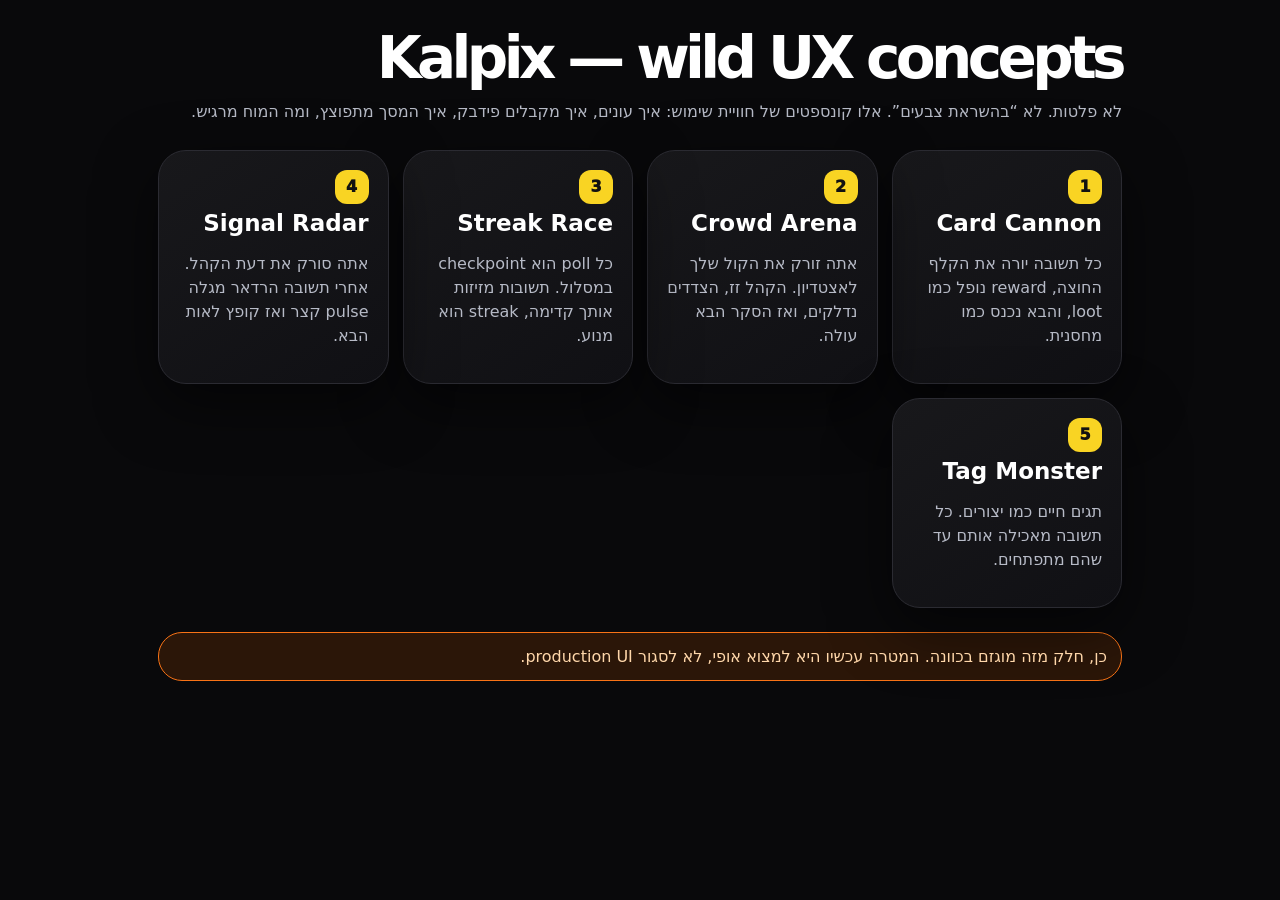
<file: index.html>
<!doctype html><html lang="he" dir="rtl"><head><meta charset="utf-8"><meta name="viewport" content="width=device-width,initial-scale=1"><title>Kalpix wild UX concepts</title><style>*{box-sizing:border-box}body{margin:0;background:#09090b;color:white;font-family:system-ui,-apple-system,Segoe UI,Arial,sans-serif}.wrap{max-width:1000px;margin:auto;padding:34px 18px}h1{font-size:58px;line-height:.86;letter-spacing:-.08em;margin:0 0 12px}p{color:#b7bbc7;line-height:1.5}.grid{display:grid;grid-template-columns:repeat(auto-fit,minmax(230px,1fr));gap:14px;margin-top:26px}a{display:block;text-decoration:none;color:white;background:linear-gradient(145deg,#18181b,#101014);border:1px solid #2b2b32;border-radius:28px;padding:19px;min-height:168px;box-shadow:0 20px 60px #0008}a:hover{transform:translateY(-2px)}b{display:block;font-size:23px;margin:6px 0}.num{width:34px;height:34px;border-radius:12px;display:grid;place-items:center;background:#f9d423;color:#111;font-weight:1000}.note{margin-top:24px;background:#2b1608;border:1px solid #f97316;border-radius:24px;padding:14px;color:#ffd7aa}</style></head><body><main class="wrap"><h1>Kalpix — wild UX concepts</h1><p>לא פלטות. לא “בהשראת צבעים”. אלו קונספטים של חוויית שימוש: איך עונים, איך מקבלים פידבק, איך המסך מתפוצץ, ומה המוח מרגיש.</p><section class="grid"><a href="card-cannon.html"><span class="num">1</span><b>Card Cannon</b><p>כל תשובה יורה את הקלף החוצה, reward נופל כמו loot, והבא נכנס כמו מחסנית.</p></a><a href="crowd-arena.html"><span class="num">2</span><b>Crowd Arena</b><p>אתה זורק את הקול שלך לאצטדיון. הקהל זז, הצדדים נדלקים, ואז הסקר הבא עולה.</p></a><a href="streak-race.html"><span class="num">3</span><b>Streak Race</b><p>כל poll הוא checkpoint במסלול. תשובות מזיזות אותך קדימה, streak הוא מנוע.</p></a><a href="signal-radar.html"><span class="num">4</span><b>Signal Radar</b><p>אתה סורק את דעת הקהל. אחרי תשובה הרדאר מגלה pulse קצר ואז קופץ לאות הבא.</p></a><a href="tag-monster.html"><span class="num">5</span><b>Tag Monster</b><p>תגים חיים כמו יצורים. כל תשובה מאכילה אותם עד שהם מתפתחים.</p></a></section><div class="note">כן, חלק מזה מוגזם בכוונה. המטרה עכשיו היא למצוא אופי, לא לסגור production UI.</div></main></body></html>
</file>
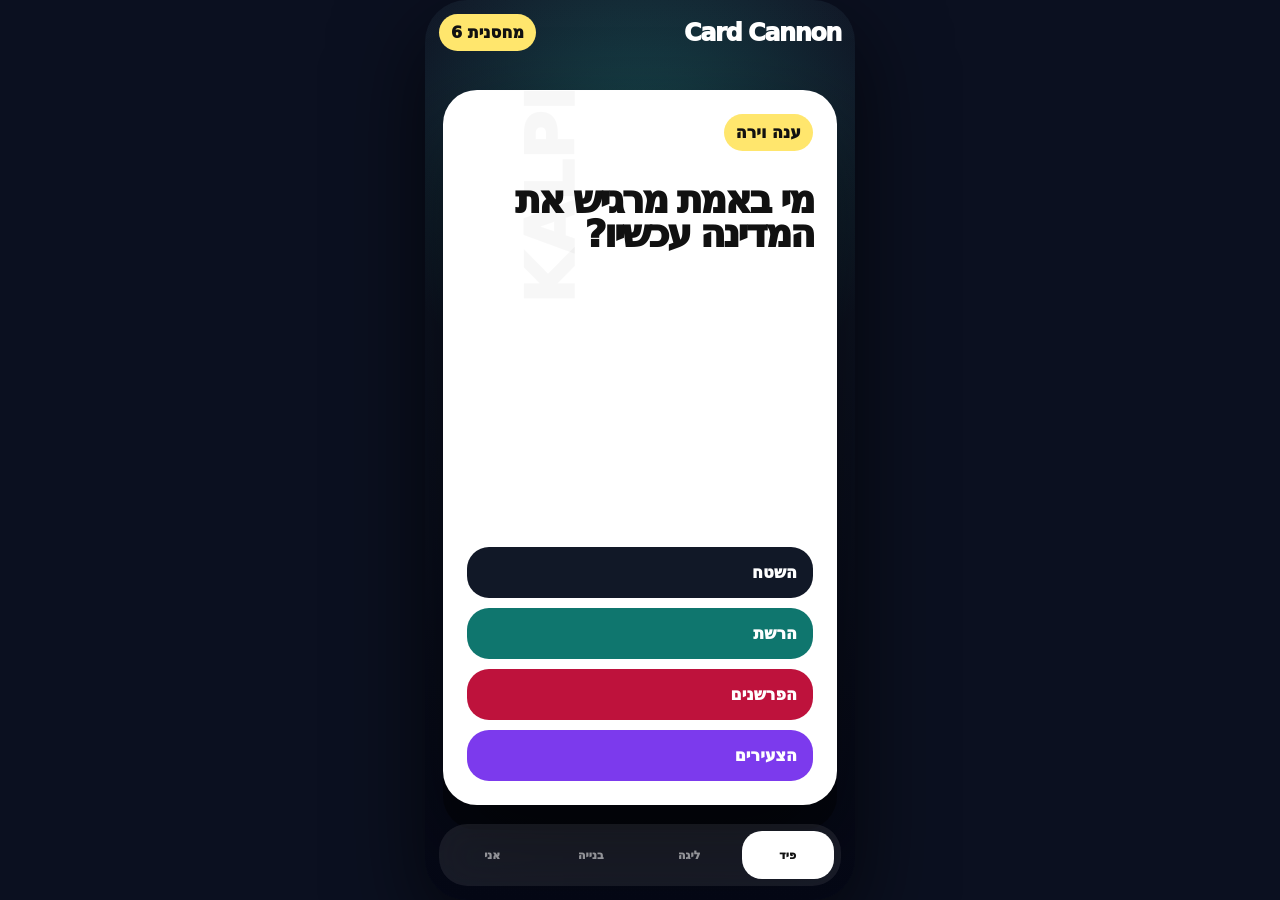
<file: card-cannon.html>
<!doctype html><html lang="he" dir="rtl"><head><meta charset="utf-8"><meta name="viewport" content="width=device-width,initial-scale=1"><title>Card Cannon</title><link rel="stylesheet" href="shared.css"><style>:root{--ring:#ffe66d;--ring-bg:#ffffff33;--ring-core:#111;--ring-ink:#ffe66d}body{background:#0b1020}.phone{background:radial-gradient(circle at 50% 18%,#2dd4bf44,transparent 34%),linear-gradient(180deg,#111827,#050816);color:white}.deck{position:absolute;inset:90px 18px 95px}.card{position:absolute;inset:0;background:#fff;color:#111;border-radius:34px;padding:24px;box-shadow:0 25px 0 #0006,0 45px 90px #0008;display:flex;flex-direction:column;justify-content:space-between;transition:.42s cubic-bezier(.2,1,.2,1);overflow:hidden}.card:before{content:'KALPIX';position:absolute;left:-28px;top:42px;font-size:66px;font-weight:1000;color:#00000008;transform:rotate(-90deg)}.card.fire{transform:translateY(-120vh) rotate(-18deg);opacity:.2}.answers button{background:#111827;color:white;border-radius:22px;padding:16px;text-align:right}.answers button:nth-child(2){background:#0f766e}.answers button:nth-child(3){background:#be123c}.answers button:nth-child(4){background:#7c3aed}.result{position:absolute;inset:90px 18px 95px;background:#111;color:white;border:2px solid #ffe66d;border-radius:34px;padding:22px;display:none}.result.show{display:block}.bar{margin:14px 0}.bar label{display:flex;justify-content:space-between;font-weight:1000}.bar i{display:block;height:24px;background:#ffffff22;border-radius:99px;overflow:hidden}.bar em{display:block;height:100%;background:#ffe66d}.count-ring{margin:24px auto}.nav{background:#ffffff14;backdrop-filter:blur(20px)}.nav button{background:transparent;color:#ffffff88}.nav .on{background:white;color:#111}.pill{background:#ffe66d;color:#111}</style></head><body><div class="phone"><div class="top"><div class="brand">Card Cannon</div><div class="pill">מחסנית 6</div></div><div class="deck holdable"><section class="card"></section><section class="result"></section></div><div class="burst"></div><nav class="nav"><button class="on">פיד</button><button>ליגה</button><button>בנייה</button><button>אני</button></nav></div><script src="shared.js"></script><script>function draw(){const p=poll();$('.result').classList.remove('show');$('.card').className='card';$('.card').innerHTML=`<div><div class="pill" style="display:inline-block">ענה וירה</div><h1 class="poll-title">${p[0]}</h1></div><div class="answers">${p[1].map((a,k)=>`<button data-a="${k}">${a}</button>`).join('')}</div>`;$$('[data-a]').forEach(b=>b.onclick=()=>{vibe();coins(14);$('.card').classList.add('fire');setTimeout(()=>show(),250)})}function show(){const p=poll();$('.result').innerHTML=`<h1 class="poll-title">פיצוץ תוצאה קצר</h1>${p[1].map((a,k)=>`<div class="bar"><label><span>${a}</span><b>${p[2][k]}%</b></label><i><em style="width:${p[2][k]}%"></em></i></div>`).join('')}<div class="count-ring"><b>3</b></div>`;$('.result').classList.add('show');start(draw)}draw()</script></body></html>
</file>
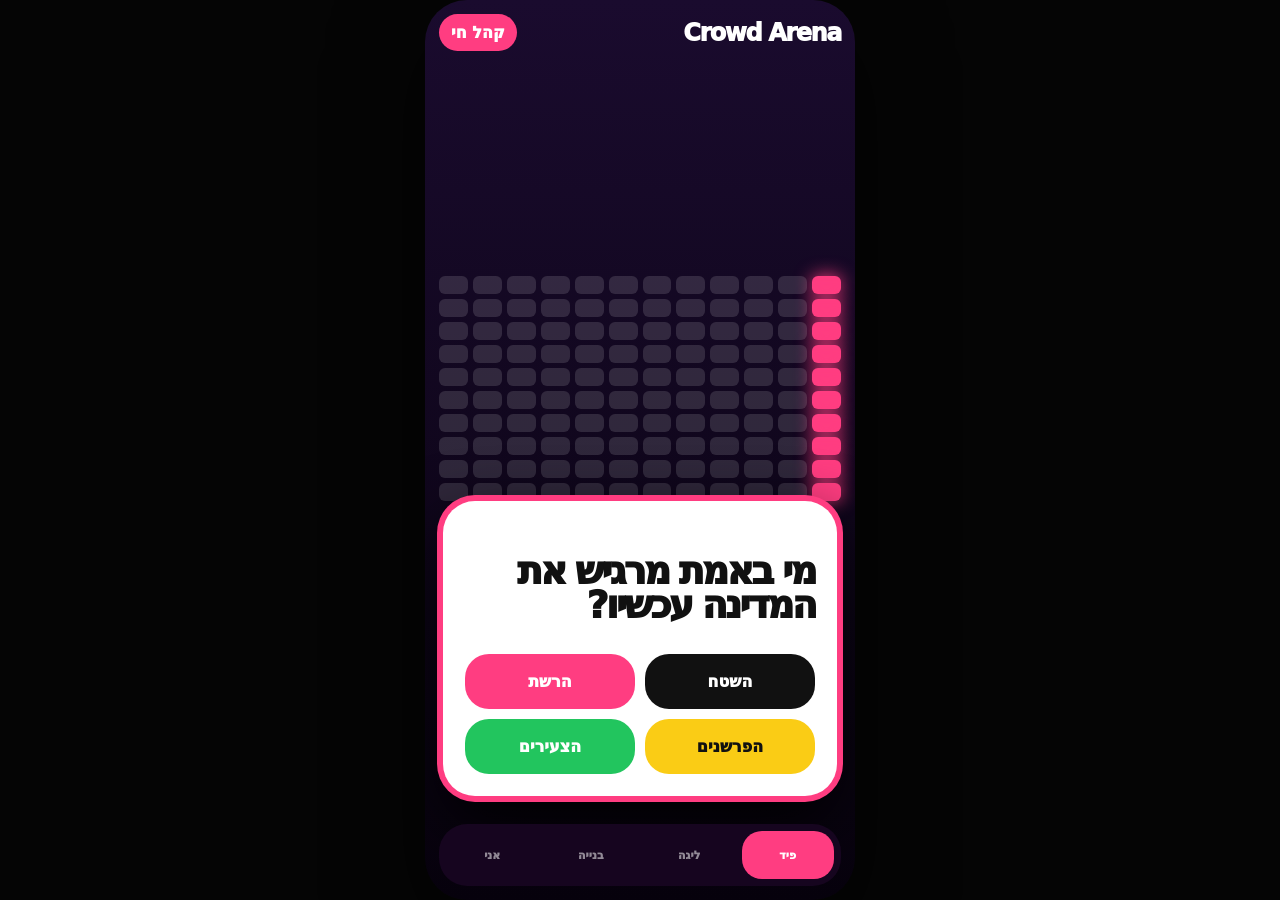
<file: crowd-arena.html>
<!doctype html><html lang="he" dir="rtl"><head><meta charset="utf-8"><meta name="viewport" content="width=device-width,initial-scale=1"><title>Crowd Arena</title><link rel="stylesheet" href="shared.css"><style>:root{--ring:#ff3d81;--ring-bg:#ffffff30;--ring-core:#fff;--ring-ink:#111}.phone{background:linear-gradient(#1a0b2e,#07020d);color:white}.arena{position:absolute;inset:78px 0 90px;display:grid;grid-template-rows:1fr auto}.crowd{display:grid;grid-template-columns:repeat(12,1fr);gap:5px;padding:0 14px;align-content:end}.dot{height:18px;border-radius:6px;background:#ffffff22}.dot.hot{background:#ff3d81;box-shadow:0 0 18px #ff3d81}.stage{margin:0 18px 14px;background:#fff;color:#111;border-radius:32px;padding:22px;box-shadow:0 0 0 6px #ff3d81,0 28px 70px #000}.answers{grid-template-columns:1fr 1fr}.answers button{border-radius:24px;padding:18px;background:#111;color:white}.answers button:nth-child(2){background:#ff3d81}.answers button:nth-child(3){background:#facc15;color:#111}.answers button:nth-child(4){background:#22c55e}.result{display:none}.answered .question{display:none}.answered .result{display:block}.bar{height:42px;background:#eee;border-radius:18px;margin:10px 0;overflow:hidden;position:relative}.bar em{display:block;height:100%;background:#ff3d81}.bar b{position:absolute;inset:0;display:flex;align-items:center;justify-content:space-between;padding:0 12px}.count-ring{margin:14px auto 0}.pill{background:#ff3d81;color:white}.nav{background:#16051f}.nav button{color:#fff8;background:transparent}.nav .on{background:#ff3d81;color:white}</style></head><body><div class="phone"><div class="top"><div class="brand">Crowd Arena</div><div class="pill">קהל חי</div></div><main class="arena holdable"><div class="crowd"></div><section class="stage"><div class="question"></div><div class="result"></div></section></main><div class="burst"></div><nav class="nav"><button class="on">פיד</button><button>ליגה</button><button>בנייה</button><button>אני</button></nav></div><script src="shared.js"></script><script>function crowd(hot=12){$('.crowd').innerHTML=Array.from({length:120},(_,k)=>`<i class="dot ${k%Math.max(1,Math.floor(120/hot))===0?'hot':''}"></i>`).join('')}function draw(){document.body.classList.remove('answered');crowd(10);const p=poll();$('.question').innerHTML=`<h1 class="poll-title">${p[0]}</h1><div class="answers">${p[1].map((a,k)=>`<button data-a="${k}">${a}</button>`).join('')}</div>`;$$('[data-a]').forEach(b=>b.onclick=()=>{vibe();coins(20);crowd(48);document.body.classList.add('answered');show()})}function show(){const p=poll();$('.result').innerHTML=`${p[1].map((a,k)=>`<div class="bar"><em style="width:${p[2][k]}%"></em><b><span>${a}</span><span>${p[2][k]}%</span></b></div>`).join('')}<div class="count-ring"><b>3</b></div>`;start(draw)}draw()</script></body></html>
</file>
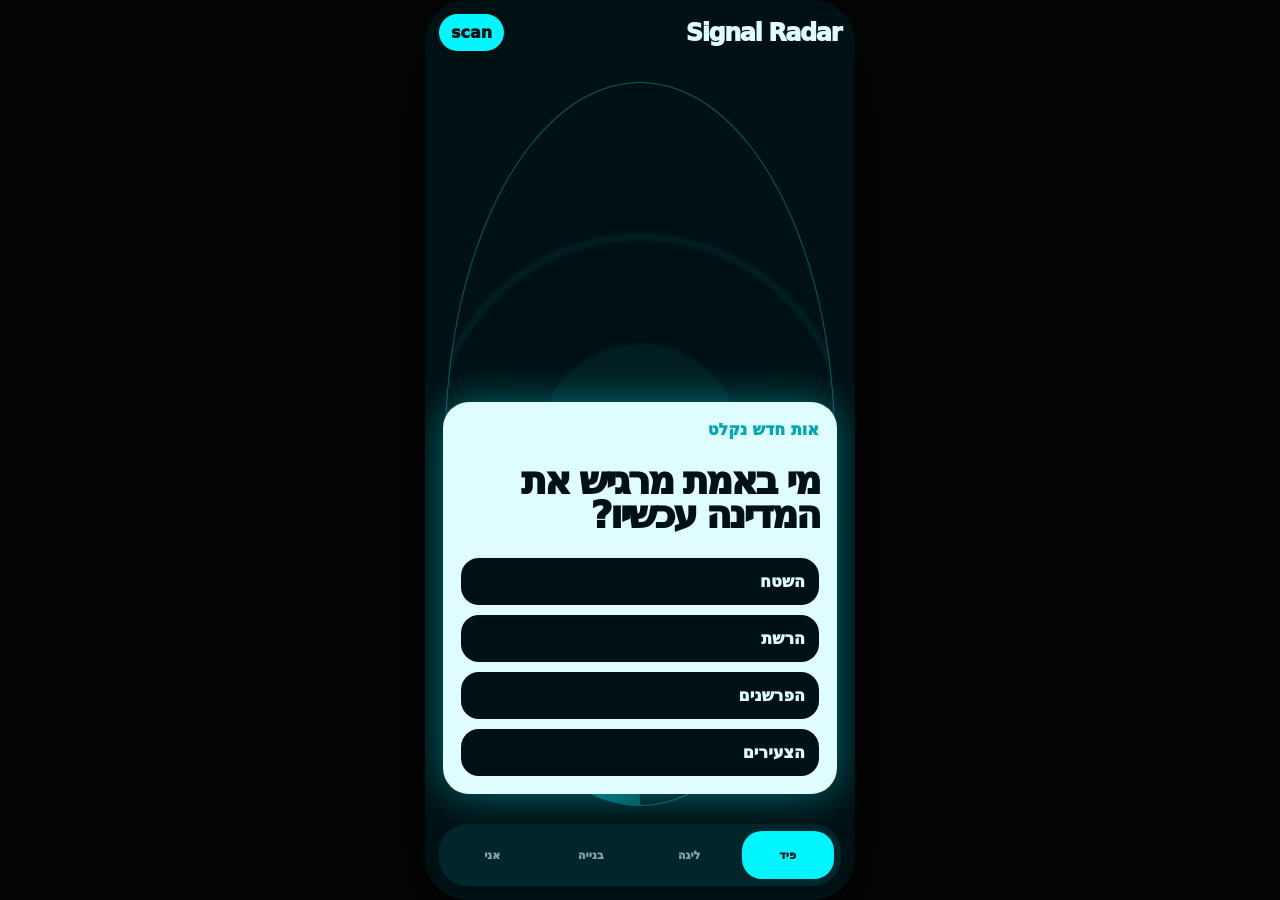
<file: signal-radar.html>
<!doctype html><html lang="he" dir="rtl"><head><meta charset="utf-8"><meta name="viewport" content="width=device-width,initial-scale=1"><title>Signal Radar</title><link rel="stylesheet" href="shared.css"><style>:root{--ring:#00f5ff;--ring-bg:#00333a;--ring-core:#001114;--ring-ink:#00f5ff}.phone{background:#001114;color:#dffcff}.radar{position:absolute;inset:82px 20px 94px;border:1px solid #00f5ff55;border-radius:50%;background:radial-gradient(circle,#00f5ff11 0 1px,transparent 2px),radial-gradient(circle,#00f5ff0d 0 24%,transparent 25% 49%,#00f5ff0d 50% 51%,transparent 52%);overflow:hidden}.radar:before{content:'';position:absolute;inset:50% 50% 0 0;background:linear-gradient(45deg,#00f5ff99,transparent 60%);transform-origin:100% 0;animation:spin 2.2s linear infinite}.panel{position:absolute;left:18px;right:18px;bottom:106px;background:#dffcff;color:#001114;border-radius:26px;padding:18px;box-shadow:0 0 40px #00f5ff66}.answers button{background:#001114;color:#dffcff;border-radius:18px;padding:14px;text-align:right}.result{display:none}.answered .question{display:none}.answered .result{display:block}.ping{font-weight:1000;color:#00a6b2;margin-bottom:10px}.bar{margin:9px 0}.bar label{display:flex;justify-content:space-between;font-weight:900}.bar i{display:block;height:16px;background:#b8edf0;border-radius:99px;overflow:hidden}.bar em{display:block;height:100%;background:#00a6b2}.count-ring{margin:12px auto 0}.pill{background:#00f5ff;color:#001114}.nav{background:#00252a}.nav button{color:#dffcff99;background:transparent}.nav .on{background:#00f5ff;color:#001114}@keyframes spin{to{transform:rotate(360deg)}}</style></head><body><div class="phone"><div class="top"><div class="brand">Signal Radar</div><div class="pill">scan</div></div><div class="radar"></div><main class="panel holdable"><div class="question"></div><div class="result"></div></main><div class="burst"></div><nav class="nav"><button class="on">פיד</button><button>ליגה</button><button>בנייה</button><button>אני</button></nav></div><script src="shared.js"></script><script>function draw(){document.body.classList.remove('answered');const p=poll();$('.question').innerHTML=`<div class="ping">אות חדש נקלט</div><h1 class="poll-title">${p[0]}</h1><div class="answers">${p[1].map((a,k)=>`<button data-a="${k}">${a}</button>`).join('')}</div>`;$$('[data-a]').forEach(b=>b.onclick=()=>{vibe();coins(10);$('.phone').classList.add('shake');setTimeout(()=>$('.phone').classList.remove('shake'),300);document.body.classList.add('answered');show()})}function show(){const p=poll();$('.result').innerHTML=`<div class="ping">Pulse revealed · +8 coins</div>${p[1].map((a,k)=>`<div class="bar"><label><span>${a}</span><b>${p[2][k]}%</b></label><i><em style="width:${p[2][k]}%"></em></i></div>`).join('')}<div class="count-ring"><b>3</b></div>`;start(draw)}draw()</script></body></html>
</file>
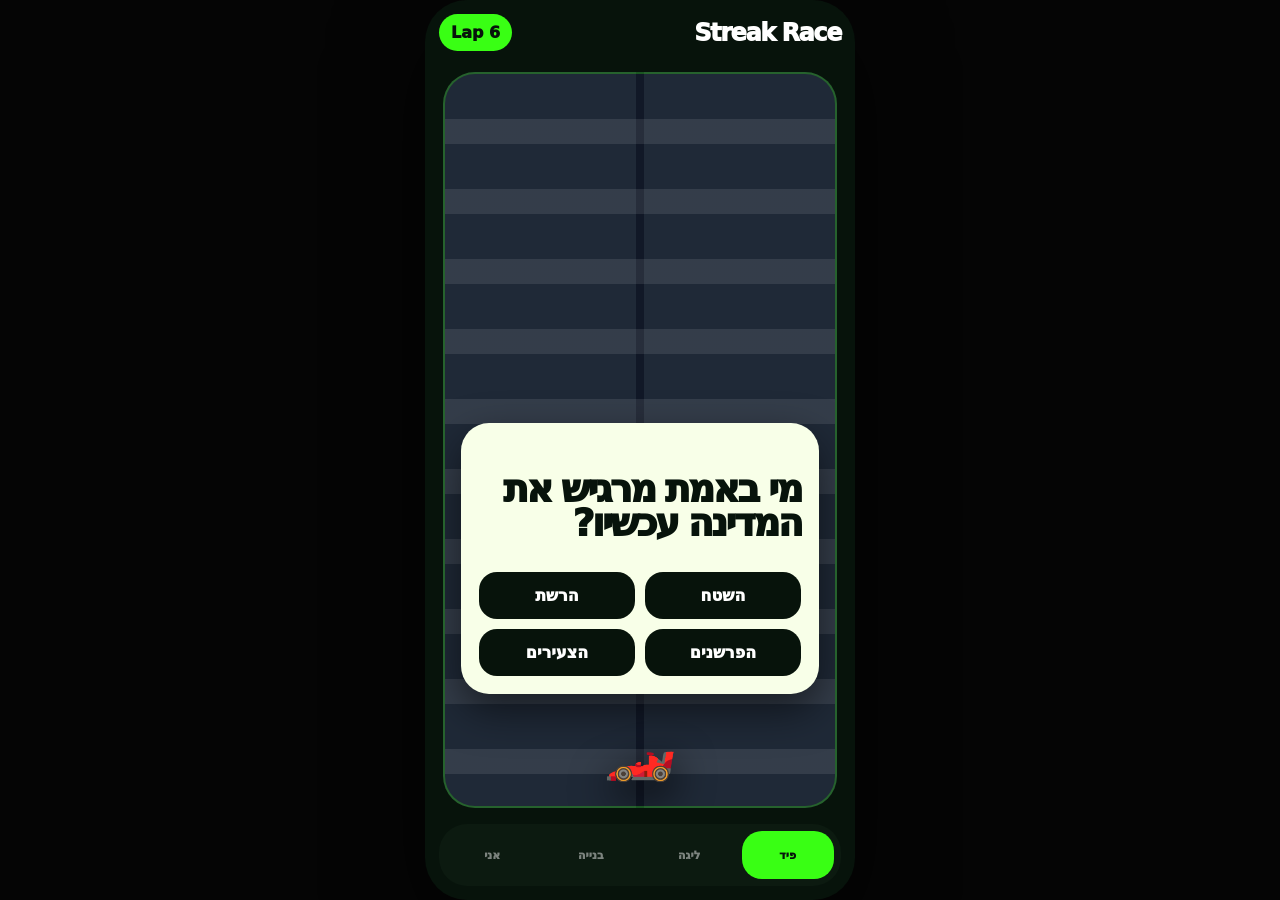
<file: streak-race.html>
<!doctype html><html lang="he" dir="rtl"><head><meta charset="utf-8"><meta name="viewport" content="width=device-width,initial-scale=1"><title>Streak Race</title><link rel="stylesheet" href="shared.css"><style>:root{--ring:#39ff14;--ring-bg:#1f2937;--ring-core:#06110a;--ring-ink:#39ff14}.phone{background:#07130b;color:white}.track{position:absolute;inset:72px 18px 92px;background:linear-gradient(90deg,#1f2937 0 49%,#111827 49% 51%,#1f2937 51%);border-radius:32px;overflow:hidden;border:2px solid #39ff1444}.road{position:absolute;inset:0;background:repeating-linear-gradient(180deg,transparent 0 45px,#ffffff18 45px 70px);animation:road 1.4s linear infinite}.car{position:absolute;bottom:22px;left:50%;transform:translateX(-50%);font-size:58px;filter:drop-shadow(0 12px 20px #000)}.panel{position:absolute;left:16px;right:16px;bottom:112px;background:#f8ffe8;color:#07130b;border-radius:28px;padding:18px;box-shadow:0 16px 40px #0008}.answers{grid-template-columns:1fr 1fr}.answers button{padding:14px;border-radius:18px;background:#07130b;color:white}.result{display:none}.answered .question{display:none}.answered .result{display:block}.boost{font-weight:1000;background:#39ff14;border-radius:18px;padding:11px;text-align:center;margin-bottom:10px}.bar{margin:9px 0}.bar label{display:flex;justify-content:space-between;font-weight:900}.bar i{display:block;height:16px;background:#d8e8ce;border-radius:99px}.bar em{display:block;height:100%;background:#16a34a}.count-ring{margin:12px auto 0}.pill{background:#39ff14;color:#07130b}.nav{background:#0c1a10}.nav button{color:#fff7;background:transparent}.nav .on{background:#39ff14;color:#07130b}@keyframes road{to{background-position:0 70px}}</style></head><body><div class="phone"><div class="top"><div class="brand">Streak Race</div><div class="pill">Lap 6</div></div><main class="track holdable"><div class="road"></div><div class="car">🏎️</div><section class="panel"><div class="question"></div><div class="result"></div></section></main><div class="burst"></div><nav class="nav"><button class="on">פיד</button><button>ליגה</button><button>בנייה</button><button>אני</button></nav></div><script src="shared.js"></script><script>function draw(){document.body.classList.remove('answered');const p=poll();$('.question').innerHTML=`<h1 class="poll-title">${p[0]}</h1><div class="answers">${p[1].map((a,k)=>`<button data-a="${k}">${a}</button>`).join('')}</div>`;$$('[data-a]').forEach(b=>b.onclick=()=>{vibe();coins(12);$('.car').classList.add('pop');setTimeout(()=>$('.car').classList.remove('pop'),300);document.body.classList.add('answered');show()})}function show(){const p=poll();$('.result').innerHTML=`<div class="boost">BOOST + streak engine</div>${p[1].map((a,k)=>`<div class="bar"><label><span>${a}</span><b>${p[2][k]}%</b></label><i><em style="width:${p[2][k]}%"></em></i></div>`).join('')}<div class="count-ring"><b>3</b></div>`;start(draw)}draw()</script></body></html>
</file>
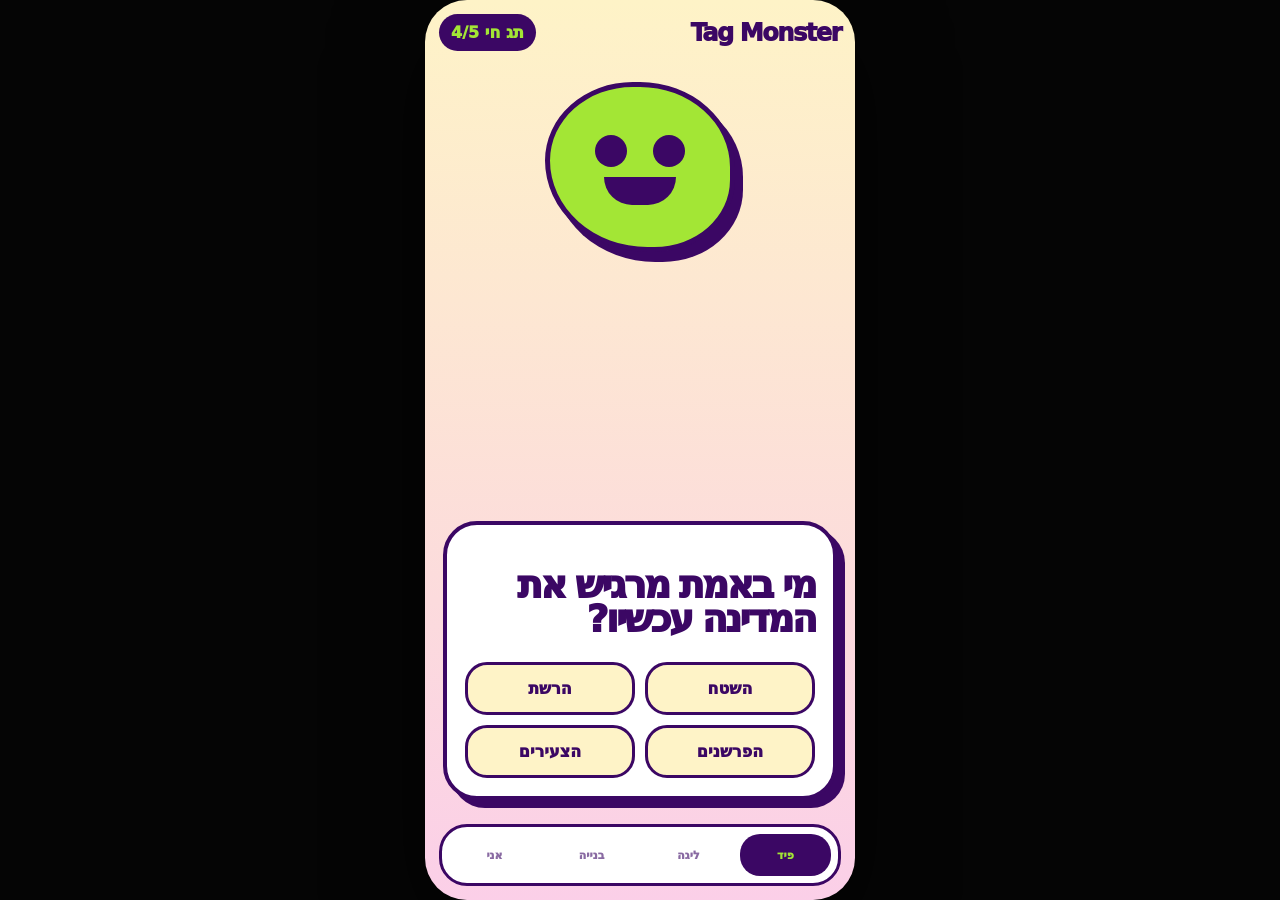
<file: tag-monster.html>
<!doctype html><html lang="he" dir="rtl"><head><meta charset="utf-8"><meta name="viewport" content="width=device-width,initial-scale=1"><title>Tag Monster</title><link rel="stylesheet" href="shared.css"><style>:root{--ring:#a3e635;--ring-bg:#ffffff44;--ring-core:#3b0764;--ring-ink:#a3e635}.phone{background:linear-gradient(#fef3c7,#fbcfe8);color:#3b0764}.monster{position:absolute;top:82px;left:50%;transform:translateX(-50%);width:190px;height:170px;background:#a3e635;border:5px solid #3b0764;border-radius:48% 52% 44% 56%;box-shadow:8px 10px 0 #3b0764}.monster:before,.monster:after{content:'';position:absolute;top:48px;width:32px;height:32px;background:#3b0764;border-radius:50%}.monster:before{right:45px}.monster:after{left:45px}.mouth{position:absolute;bottom:42px;left:50%;transform:translateX(-50%);width:72px;height:28px;background:#3b0764;border-radius:0 0 40px 40px}.monster.feed{animation:feed .45s}.panel{position:absolute;left:18px;right:18px;bottom:100px;background:white;border:4px solid #3b0764;border-radius:34px;padding:18px;box-shadow:8px 8px 0 #3b0764}.answers{grid-template-columns:1fr 1fr}.answers button{background:#fef3c7;color:#3b0764;border:3px solid #3b0764;border-radius:22px;padding:14px;font-weight:1000}.result{display:none}.answered .question{display:none}.answered .result{display:block}.feedtxt{background:#a3e635;border:3px solid #3b0764;border-radius:22px;padding:11px;font-weight:1000;margin-bottom:10px}.bar{margin:9px 0}.bar label{display:flex;justify-content:space-between;font-weight:900}.bar i{display:block;height:17px;background:#f3e8ff;border-radius:99px;overflow:hidden}.bar em{display:block;height:100%;background:#a3e635}.count-ring{margin:12px auto 0}.pill{background:#3b0764;color:#a3e635}.nav{background:white;border:3px solid #3b0764}.nav button{color:#3b076499;background:transparent}.nav .on{background:#3b0764;color:#a3e635}@keyframes feed{50%{transform:translateX(-50%) scale(1.18) rotate(-3deg)}}</style></head><body><div class="phone"><div class="top"><div class="brand">Tag Monster</div><div class="pill">תג חי 4/5</div></div><div class="monster"><div class="mouth"></div></div><main class="panel holdable"><div class="question"></div><div class="result"></div></main><div class="burst"></div><nav class="nav"><button class="on">פיד</button><button>ליגה</button><button>בנייה</button><button>אני</button></nav></div><script src="shared.js"></script><script>function draw(){document.body.classList.remove('answered');const p=poll();$('.question').innerHTML=`<h1 class="poll-title">${p[0]}</h1><div class="answers">${p[1].map((a,k)=>`<button data-a="${k}">${a}</button>`).join('')}</div>`;$$('[data-a]').forEach(b=>b.onclick=()=>{vibe();coins(16);$('.monster').classList.add('feed');setTimeout(()=>$('.monster').classList.remove('feed'),500);document.body.classList.add('answered');show()})}function show(){const p=poll();$('.result').innerHTML=`<div class="feedtxt">האכלת תג · רצף סקרים 12 · +8 coins</div>${p[1].map((a,k)=>`<div class="bar"><label><span>${a}</span><b>${p[2][k]}%</b></label><i><em style="width:${p[2][k]}%"></em></i></div>`).join('')}<div class="count-ring"><b>3</b></div>`;start(draw)}draw()</script></body></html>
</file>
<file: shared.css>
*{box-sizing:border-box}html,body{margin:0;height:100%;overflow:hidden;font-family:system-ui,-apple-system,Segoe UI,Arial,sans-serif}button{font:inherit;cursor:pointer}.phone{width:min(430px,100vw);height:100vh;margin:auto;position:relative;overflow:hidden}.top{position:absolute;z-index:10;top:14px;left:14px;right:14px;display:flex;justify-content:space-between;align-items:center;pointer-events:none}.brand{font-weight:1000;font-size:24px;letter-spacing:-.06em}.pill{font-weight:1000;border-radius:999px;padding:9px 12px}.poll-title{font-size:38px;line-height:.9;letter-spacing:-.075em;font-weight:1000}.answers{display:grid;gap:10px}.answers button{font-weight:1000;border:0}.count-ring{--p:100%;width:62px;height:62px;border-radius:50%;background:conic-gradient(var(--ring) var(--p),var(--ring-bg) 0);display:grid;place-items:center}.count-ring b{width:44px;height:44px;border-radius:50%;display:grid;place-items:center;background:var(--ring-core);color:var(--ring-ink);font-size:20px}.hidden{display:none!important}.nav{position:absolute;z-index:20;left:14px;right:14px;bottom:14px;height:62px;border-radius:28px;display:grid;grid-template-columns:repeat(4,1fr);gap:6px;padding:7px}.nav button{border:0;border-radius:20px;font-size:11px;font-weight:1000}.burst{position:absolute;inset:0;pointer-events:none;overflow:hidden}.coin{position:absolute;font-size:28px;animation:coin .8s ease-out forwards}.shake{animation:shake .28s linear}.pop{animation:pop .28s cubic-bezier(.2,1.4,.2,1)}@keyframes coin{0%{transform:translateY(0) scale(.5);opacity:0}20%{opacity:1}100%{transform:translateY(-130px) scale(1.2) rotate(25deg);opacity:0}}@keyframes pop{0%{transform:scale(.72)}100%{transform:scale(1)}}@keyframes shake{0%,100%{transform:translateX(0)}25%{transform:translateX(-7px)}75%{transform:translateX(7px)}}@media(min-width:431px){body{display:grid;place-items:center;background:#050505}.phone{height:min(920px,100vh);border-radius:42px;box-shadow:0 30px 90px #000a}}
</file>
